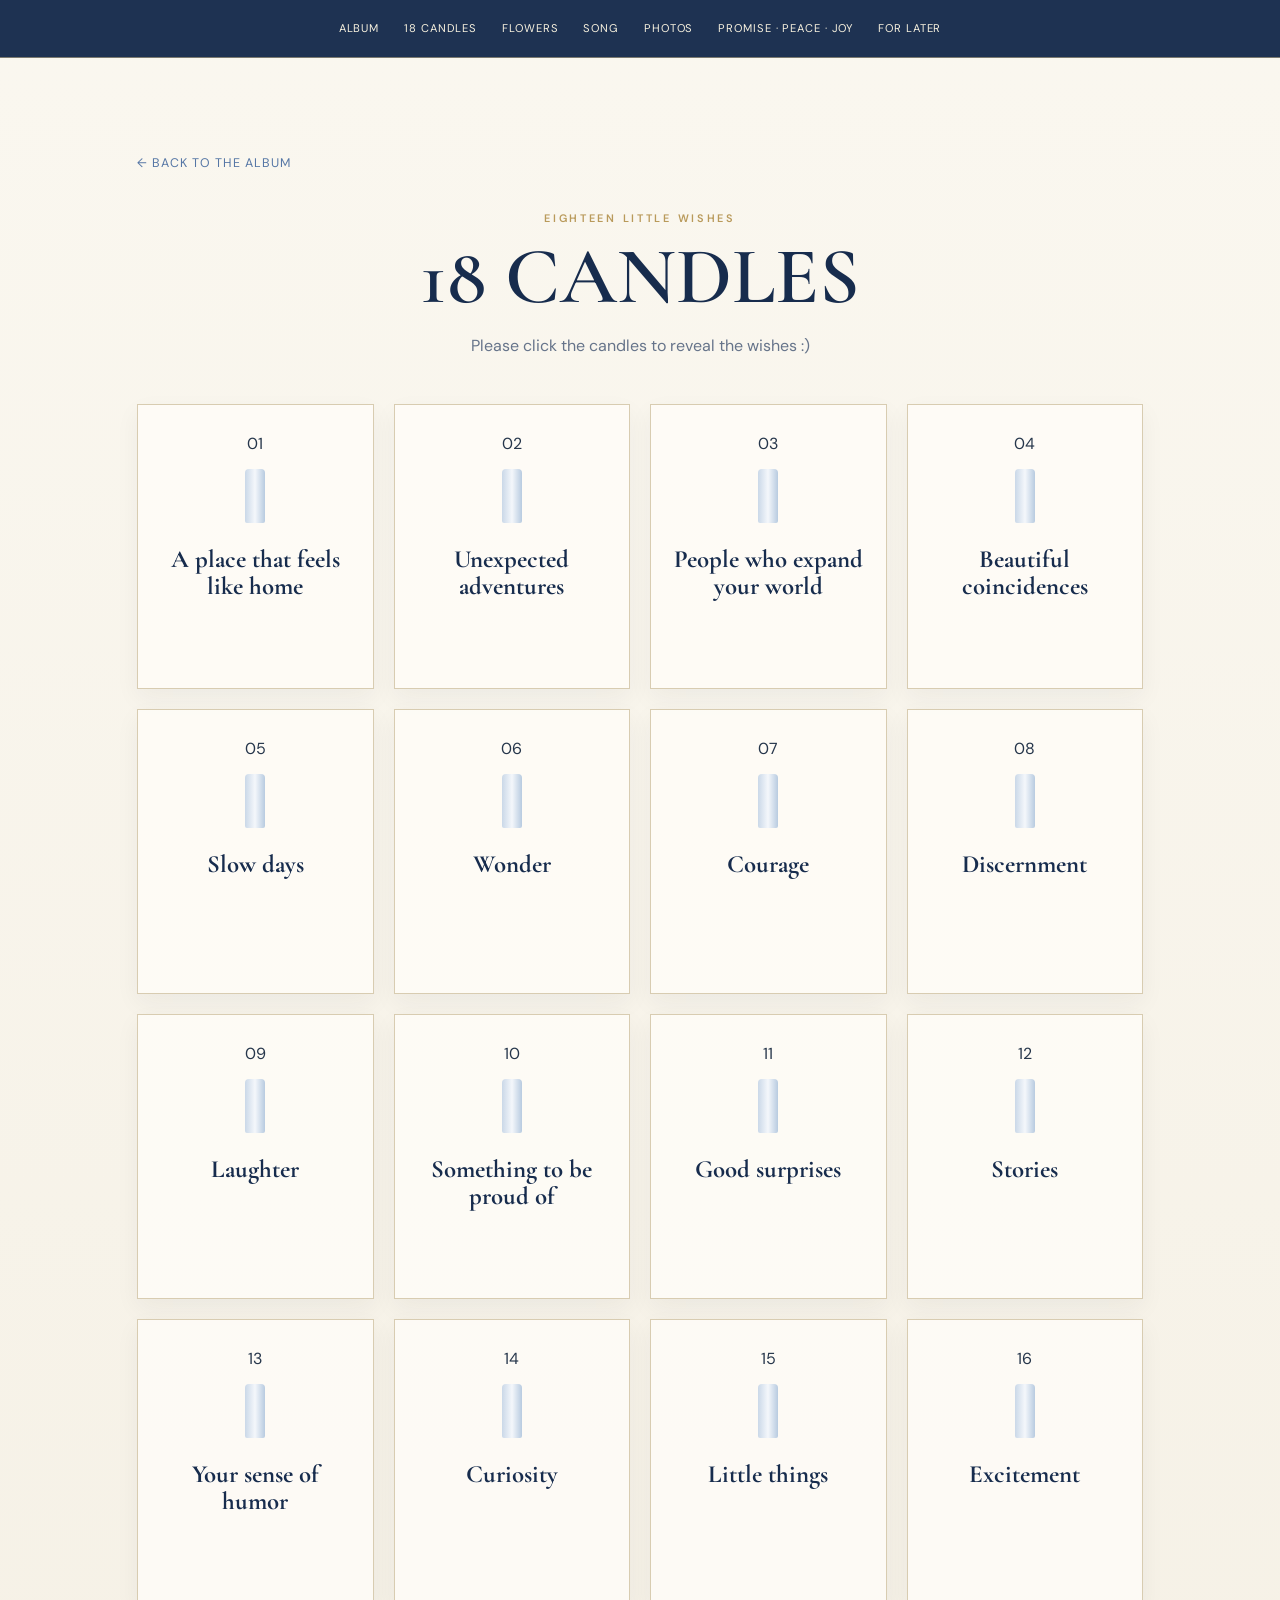
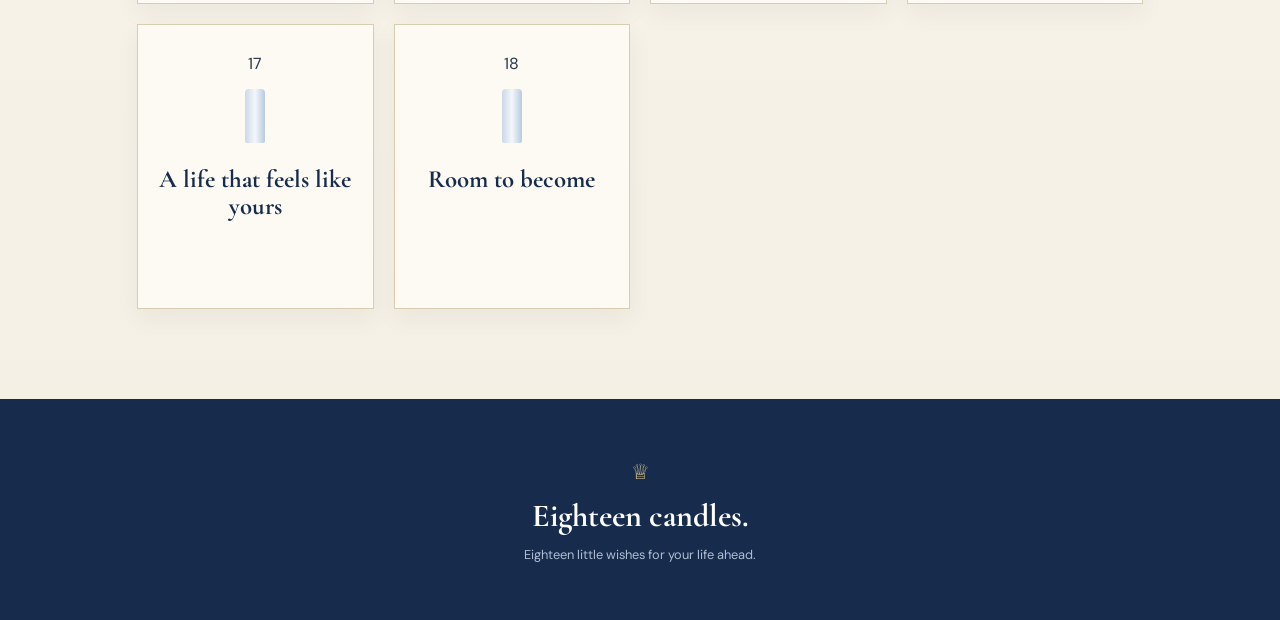
<file: candles.html>
<!DOCTYPE html>
<html lang="en">

<head>

<style>
.candle-card > p {
    display: none;
}

.candle-card.opened > p {
    display: block;
}
</style>

<meta charset="UTF-8">
    <meta name="viewport" content="width=device-width, initial-scale=1.0">
    <title>18 Candles · For Faith</title>
    <link rel="stylesheet" href="style.css">
</head>

<body>

<nav>
    <a href="index.html">Album</a>
    <a href="candles.html">18 Candles</a>
    <a href="flowers.html">Flowers</a>
    <a href="song.html">Song</a>
    <a href="photos.html">Photos</a>
    <a href="name.html">Promise · Peace · Joy</a>
    <a href="future.html">For Later</a>
</nav>


<main class="page">

    <a class="back" href="index.html">← back to the album</a>

    <div class="heading">

        <div class="eyebrow">
            eighteen little wishes
        </div>

        <h1>18 CANDLES</h1>

        <p>
    Please click the candles to reveal the wishes :)
        </p>

    </div>


    <div class="candles">


        <article class="candle-card">

            <div class="candle-number">01</div>

            <div class="candle" onclick="lightCandle(this)">
                <div class="flame"></div>
            </div>

            <h3>A place that feels like home</h3>

            <p>
                I hope you find a place where you don't feel the need to adjust
                yourself just to fit in. It could be a house, a city, a group
                of people, or even just a moment in your life. Wherever it is,
                I hope you recognize it when you find it.
            </p>

            <p class="subtitle">
                Somewhere you don't have to adjust yourself to fit.
            </p>

        </article>


        <article class="candle-card">

            <div class="candle-number">02</div>

            <div class="candle" onclick="lightCandle(this)">
                <div class="flame"></div>
            </div>

            <h3>Unexpected adventures</h3>

            <p>
                I hope you do things that weren't part of the original plan.
                Some of the best memories probably won't come from the things
                you carefully prepared for, anyway.
            </p>

            <p class="subtitle">
                For the plans that were never plans.
            </p>

        </article>


        <article class="candle-card">

            <div class="candle-number">03</div>

            <div class="candle" onclick="lightCandle(this)">
                <div class="flame"></div>
            </div>

            <h3>People who expand your world</h3>

            <p>
                I hope you meet people who introduce you to things you would've
                never found on your own. New places, new ideas, new ways of
                looking at things. It's always interesting how one person can
                make a world you thought you knew feel a little bigger just by
                being in it.
            </p>

            <p class="subtitle">
                For worlds you haven't seen yet.
            </p>

        </article>


        <article class="candle-card">

            <div class="candle-number">04</div>

            <div class="candle" onclick="lightCandle(this)">
                <div class="flame"></div>
            </div>

            <h3>Beautiful coincidences</h3>

            <p>
                I hope you have more of those strange little moments where you
                think, "What are the chances?" I don't know if everything
                happens for a reason, but I do like the moments that make you
                wonder if maybe some things really are meant to cross our paths.
            </p>

            <p class="subtitle">
                For the moments that make you wonder.
            </p>

        </article>


        <article class="candle-card">

            <div class="candle-number">05</div>

            <div class="candle" onclick="lightCandle(this)">
                <div class="flame"></div>
            </div>

            <h3>Slow days</h3>
            <p>
                I hope you have days where nothing is particularly urgent.
                Days where you can wake up slowly, take your time, stare at the
                ceiling for an unreasonable amount of time, or do absolutely
                nothing without feeling like you're wasting it.
            </p>

            <p class="subtitle">
                For days that don't ask anything from you.
            </p>

        </article>


        <article class="candle-card">

            <div class="candle-number">06</div>

            <div class="candle" onclick="lightCandle(this)">
                <div class="flame"></div>
            </div>

            <h3>Wonder</h3>

            <p>
                I hope you continue to notice little things. Flowers, sunsets,
                a song you suddenly like, something funny someone said.
                Growing up tends to make people overlook things they once found
                interesting. I hope you don't let yourself become too used to
                the world.
            </p>

            <p class="subtitle">
                For noticing what you could have missed.
            </p>

        </article>


        <article class="candle-card">

            <div class="candle-number">07</div>

            <div class="candle" onclick="lightCandle(this)">
                <div class="flame"></div>
            </div>

            <h3>Courage</h3>

            <p>
                I hope you have the courage to try things even when you aren't
                sure you'll be good at them. You don't have to know that you'll
                succeed before you decide something is worth trying.
            </p>

            <p class="subtitle">
                For the things that frighten you before they become stories.
            </p>

        </article>


        <article class="candle-card">

            <div class="candle-number">08</div>

            <div class="candle" onclick="lightCandle(this)">
                <div class="flame"></div>
            </div>

            <h3>Discernment</h3>

            <p>
                I hope you also learn when to walk away. Not every opportunity
                is meant for you, and not everything you want is necessarily
                good for you. I hope you become comfortable enough with yourself
                to recognize the difference.
            </p>

            <p class="subtitle">
                For knowing what to keep, and what to leave.
            </p>

        </article>


        <article class="candle-card">

            <div class="candle-number">09</div>

            <div class="candle" onclick="lightCandle(this)">
                <div class="flame"></div>
            </div>

            <h3>Laughter</h3>

            <p>
                I hope you never run out of things to laugh about. Especially
                the incredibly stupid things that probably shouldn't be as funny
                as they are.
            </p>

            <p class="subtitle">
                For the incredibly stupid things.
            </p>

        </article>


        <article class="candle-card">

            <div class="candle-number">10</div>

            <div class="candle" onclick="lightCandle(this)">
                <div class="flame"></div>
            </div>

            <h3>Something to be proud of</h3>

            <p>
                I hope you accomplish something that makes you look back and
                realize just how far you've come. And when you do, I hope you
                actually stop and appreciate it instead of immediately looking
                for the next thing you have to accomplish.
            </p>

            <p class="subtitle">
                For the moments you finally stop and look back.
            </p>

        </article>


        <article class="candle-card">

            <div class="candle-number">11</div>

            <div class="candle" onclick="lightCandle(this)">
                <div class="flame"></div>
            </div>
            <h3>Good surprises</h3>

            <p>
                I hope life surprises you sometimes. Not everything has to
                happen exactly the way you imagined for it to turn out well.
                Some things might even turn out better because they didn't.
            </p>

            <p class="subtitle">
                Because not everything beautiful has to be planned.
            </p>

        </article>


        <article class="candle-card">

            <div class="candle-number">12</div>

            <div class="candle" onclick="lightCandle(this)">
                <div class="flame"></div>
            </div>

            <h3>Stories</h3>

            <p>
                I hope you collect stories. The ridiculous ones, the
                embarrassing ones, the ones you'll probably exaggerate when
                you tell them again years from now. I think a life is partly
                measured by the stories we eventually get to tell.
            </p>

            <p class="subtitle">
                For the ridiculous ones you'll tell again.
            </p>

        </article>


        <article class="candle-card">

            <div class="candle-number">13</div>

            <div class="candle" onclick="lightCandle(this)">
                <div class="flame"></div>
            </div>

            <h3>Your sense of humor</h3>

            <p>
                I hope growing older doesn't make you take yourself too
                seriously. Keep the strange jokes and random observations.
                There's something nice about having things that make you laugh
                for no serious reason at all.
            </p>

            <p class="subtitle">
                For the jokes that make no sense to anyone else.
            </p>

        </article>


        <article class="candle-card">

            <div class="candle-number">14</div>

            <div class="candle" onclick="lightCandle(this)">
                <div class="flame"></div>
            </div>

            <h3>Curiosity</h3>

            <p>
                I hope you remain curious. Ask questions just because you want
                to know. Learn things that have absolutely nothing to do with
                what you're supposed to be learning. I think there's something
                beautiful about wanting to understand the world simply because
                it's there.
            </p>

            <p class="subtitle">
                For questions you don't need a reason to ask.
            </p>

        </article>


        <article class="candle-card">

            <div class="candle-number">15</div>

            <div class="candle" onclick="lightCandle(this)">
                <div class="flame"></div>
            </div>

            <h3>Little things</h3>

            <p>
                I hope you always have little things that make an ordinary day
                better. A favorite food, a song you keep replaying, a flower
                you happen to like, somewhere you want to go. They don't have
                to mean anything to anyone else. They're yours.
            </p>

            <p class="subtitle">
                The things that seem insignificant, until somehow they aren't.
            </p>

        </article>


        <article class="candle-card">

            <div class="candle-number">16</div>

            <div class="candle" onclick="lightCandle(this)">
                <div class="flame"></div>
            </div>

            <h3>Excitement</h3>

            <p>
                I hope you never feel embarrassed about being excited over
                something. Even if other people don't understand why it matters
                to you. I think we're allowed to care about things simply
                because they make us happy.
            </p>

            <p class="subtitle">
                You are allowed to care simply because it makes you happy.
            </p>

        </article>


        <article class="candle-card">
            <div class="candle-number">17</div>

            <div class="candle" onclick="lightCandle(this)">
                <div class="flame"></div>
            </div>

            <h3>A life that feels like yours</h3>

            <p>
                I hope you build a life that you actually want to live.
                Not one that simply looks good when other people look at it.
                At the end of the day, you're the one who has to wake up
                inside that life.
            </p>

            <p class="subtitle">
                Not one that only looks good from the outside.
            </p>

        </article>


        <article class="candle-card">

            <div class="candle-number">18</div>

            <div class="candle" onclick="lightCandle(this)">
                <div class="flame"></div>
            </div>

            <h3>Room to become</h3>

            <p>
                I think this is probably the one I wish for you most.
            </p>

            <p>
                I hope you give yourself room to become someone you haven't
                met yet.
            </p>

            <p>
                You're eighteen. There's still so much you don't know, and I
                don't think that's something to be afraid of. You can change
                your mind. You can outgrow things. You can discover that
                something you once wanted isn't what you want anymore.
            </p>

            <p>
                You don't have to have yourself figured out just because
                you've reached eighteen.
            </p>

            <p>
                There's still so much life ahead of you, and I hope you let
                yourself grow into it at your own pace.
            </p>

            <p class="subtitle">
                There are still versions of you you've never met.
            </p>

        </article>


    </div>


    <p class="all-lit" id="allLit">
        ♡ You lit all eighteen. Make a wish, Faith. ♡
    </p>

</main>


<footer>

    <div class="crown">♕</div>

    <h2>
        Eighteen candles.
    </h2>

    <p>
        Eighteen little wishes for your life ahead.
    </p>

</footer>


<script>

let litCandles = 0;

function lightCandle(candle) {

    if (candle.classList.contains("lit")) {
        return;
    }

    candle.classList.add("lit");

    const card = candle.parentElement;
    card.classList.add("opened");

    litCandles++;

    if (litCandles === 18) {
        document.getElementById("allLit").style.display = "block";
    }

}

</script>

</body>
</html>
</file>
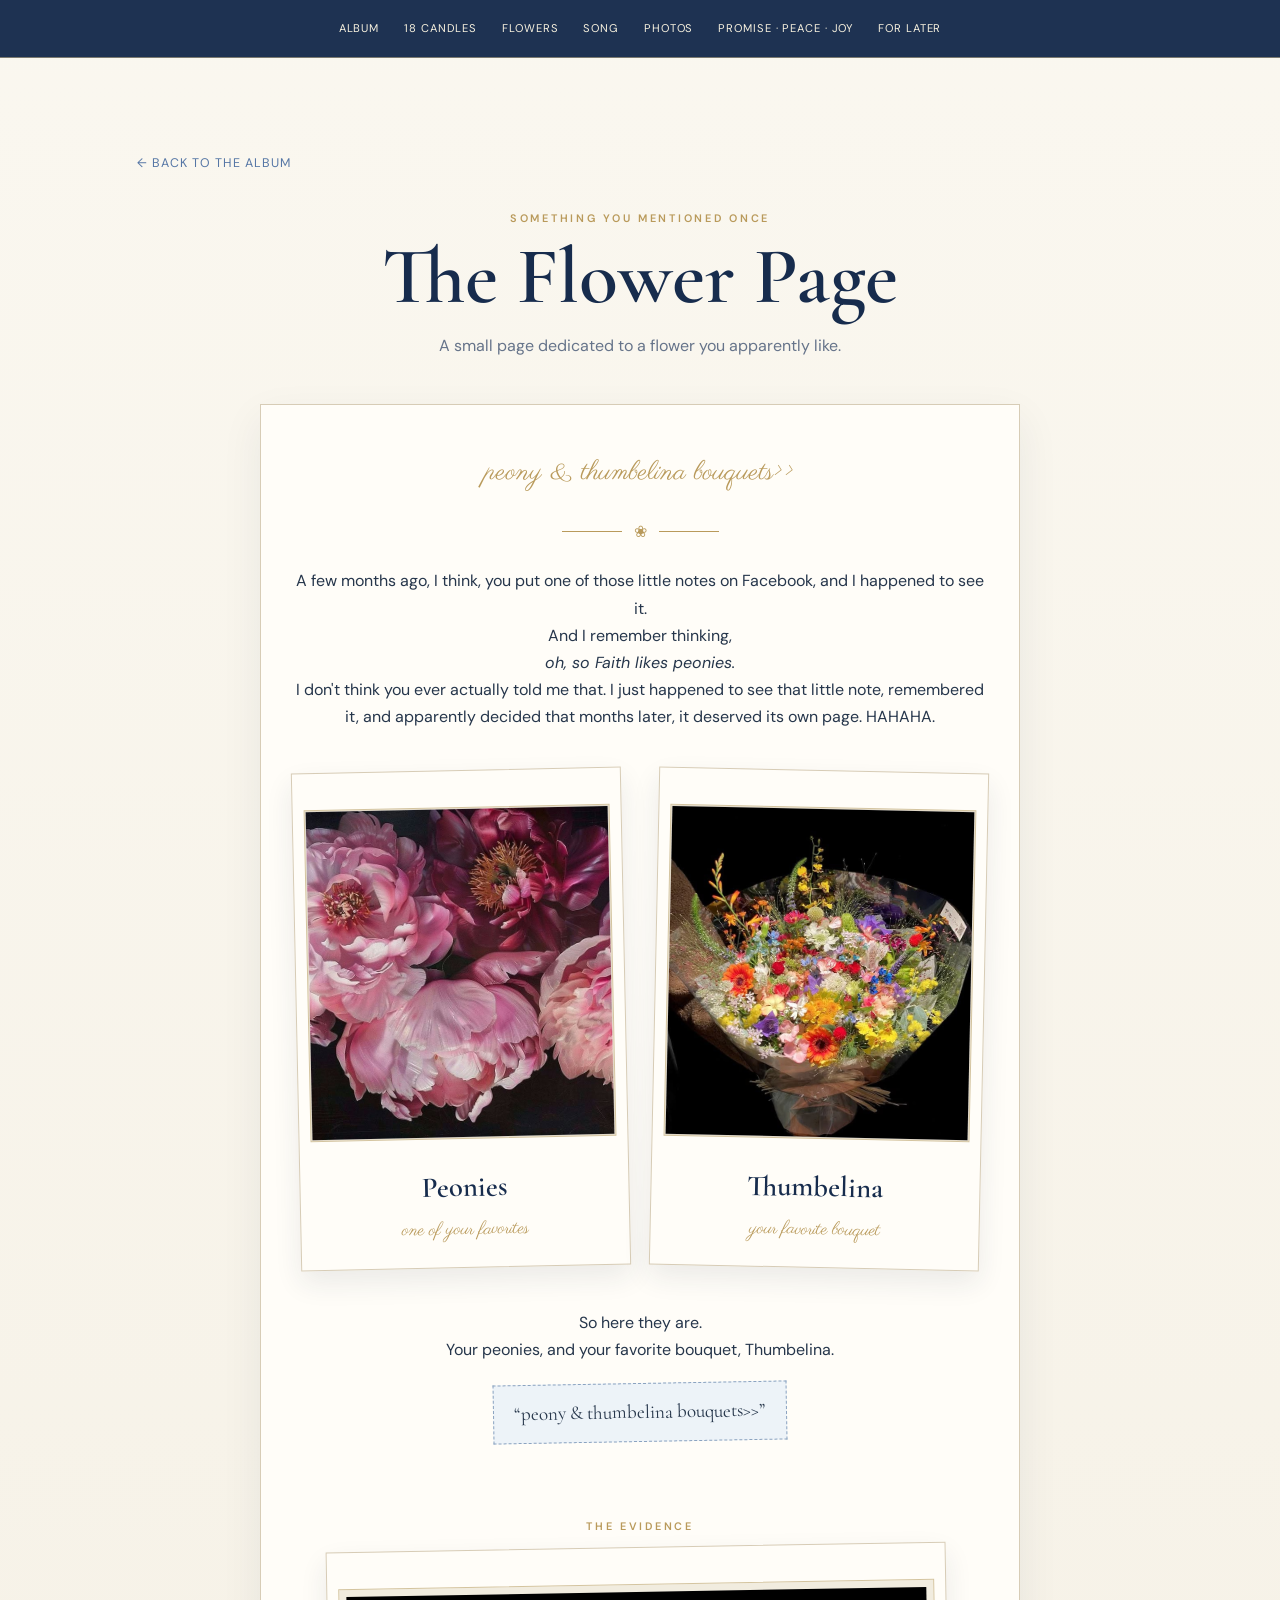
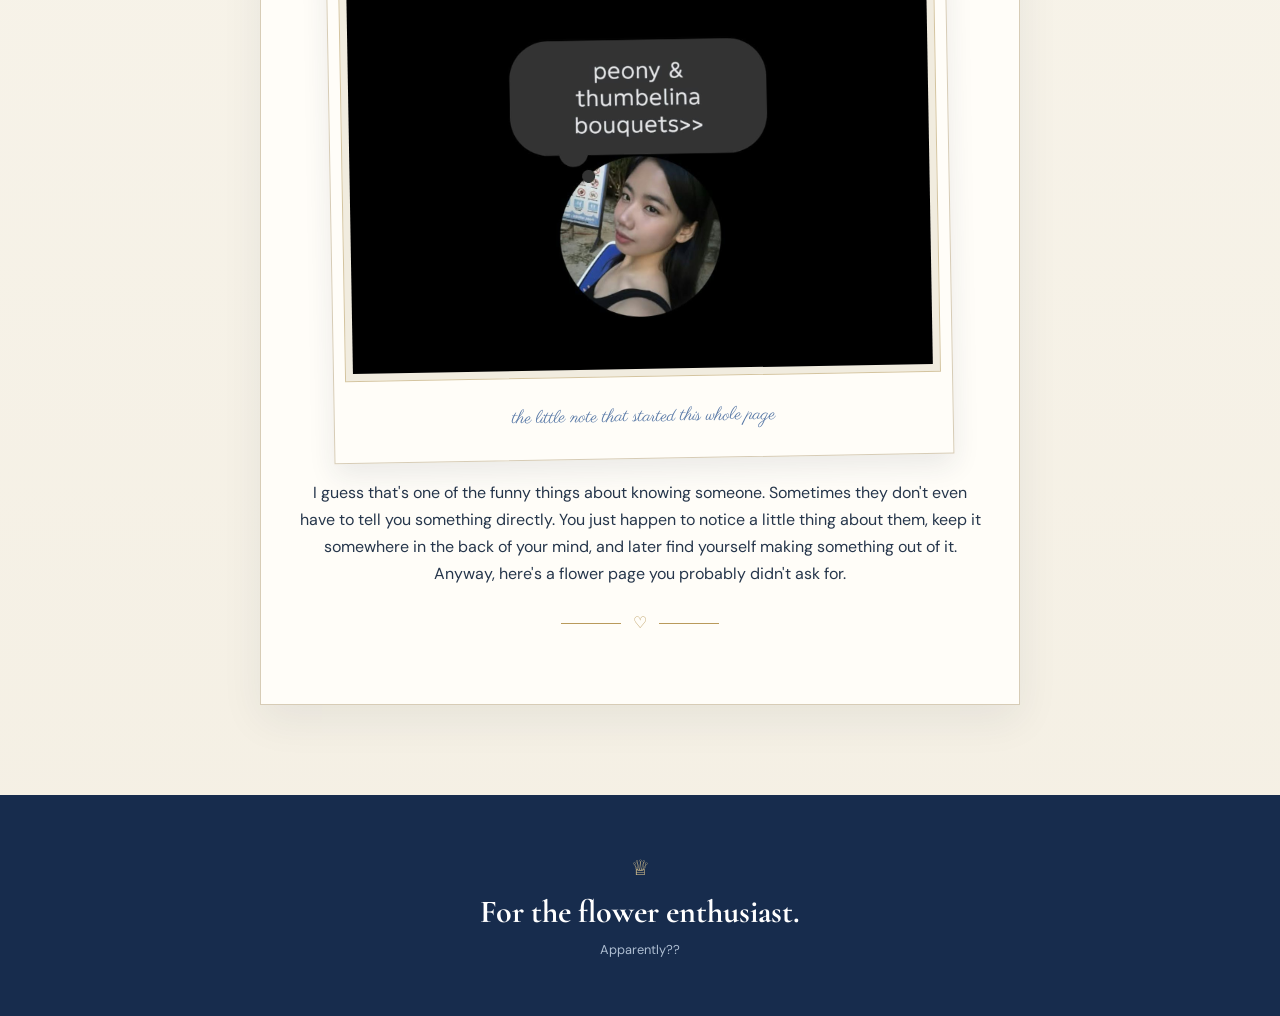
<file: flowers.html>
<!DOCTYPE html>
<html lang="en">

<head>
    <meta charset="UTF-8">
    <meta name="viewport" content="width=device-width, initial-scale=1.0">

    <title>The Flower Page · For Faith</title>

    <link rel="stylesheet" href="style.css">

    <style>

        /* FLOWER FRAMES */

        .flower-collection {
            display: grid;
            grid-template-columns: repeat(2, 1fr);
            gap: 28px;
            margin: 40px 0;
        }

        .flower-frame {
            background: #fffdf8;
            padding: 12px 12px 22px;
            border: 1px solid #d7ccb6;
            box-shadow: 0 12px 28px rgba(30,45,65,.09);
        }

        .flower-frame:first-child {
            transform: rotate(-1.2deg);
        }

        .flower-frame:nth-child(2) {
            transform: rotate(1.2deg);
        }

        .flower-frame img {
            width: 100%;
            height: 330px;
            object-fit: cover;
            display: block;
            border: 1px solid #e1d8c7;
        }

        .flower-frame h3 {
            text-align: center;
            margin-top: 15px;
            font-family: "Cormorant Garamond", serif;
            font-size: 1.8rem;
            color: var(--navy);
            font-weight: 600;
        }

        .flower-frame p {
            text-align: center;
            margin-top: 2px;
            color: var(--gold);
            font-family: "Parisienne", cursive;
            font-size: 1.15rem;
        }


        /* FACEBOOK NOTE */

        .note-section {
            margin: 55px auto 20px;
            max-width: 620px;
            text-align: center;
        }

        .note-section .eyebrow {
            margin-bottom: 12px;
        }

        .facebook-note {
            background: #fffdf8;
            padding: 12px 12px 25px;
            border: 1px solid #d7ccb6;
            box-shadow: 0 12px 28px rgba(30,45,65,.09);
            transform: rotate(-1deg);
        }

        .facebook-note img {
            width: 100%;
            max-height: 500px;
            object-fit: contain;
            display: block;
            background: #f3eee4;
        }

        .facebook-note p {
            margin-top: 12px;
            font-family: "Parisienne", cursive;
            color: var(--blue);
            font-size: 1.15rem;
        }


        @media (max-width:650px) {

            .flower-collection {
                grid-template-columns: 1fr;
            }

            .flower-frame img {
                height: 300px;
            }

        }

    </style>

</head>


<body>

<nav>
    <a href="index.html">Album</a>
    <a href="candles.html">18 Candles</a>
    <a href="flowers.html">Flowers</a>
    <a href="song.html">Song</a>
    <a href="photos.html">Photos</a>
    <a href="name.html">Promise · Peace · Joy</a>
    <a href="future.html">For Later</a>
</nav>


<main class="page">

    <a class="back" href="index.html">← back to the album</a>


    <div class="heading">

        <div class="eyebrow">
            something you mentioned once
        </div>

        <h1>The Flower Page</h1>

        <p>
            A small page dedicated to a flower you apparently like.
        </p>

    </div>


    <div class="card flower-card">


        <div class="script">
            peony & thumbelina bouquets>>
        </div>


        <div class="ornament">
            <span></span>
            ❀
            <span></span>
        </div>


        <p>
            A few months ago, I think, you put one of those little notes on
            Facebook, and I happened to see it.
        </p>


        <p>
            And I remember thinking,
            <br>
            <em>oh, so Faith likes peonies.</em>
        </p>


        <p>
            I don't think you ever actually told me that. I just happened to
            see that little note, remembered it, and apparently decided that
            months later, it deserved its own page. HAHAHA.
        </p>


        <!-- TWO FLOWER FRAMES -->

        <div class="flower-collection">

            <div class="flower-frame">
                <img
                    src="photos/peonies.jpg"
                    alt="Peonies"
                >

                <h3>Peonies</h3>

                <p>
                    one of your favorites
                </p>

            </div>


            <div class="flower-frame">

                <img
                    src="photos/thumbelina.jpg"
                    alt="Thumbelina bouquet"
                >

                <h3>Thumbelina</h3>

                <p>
                    your favorite bouquet
                </p>

            </div>

        </div>


        <p>
            So here they are.
        </p>


        <p>
            Your peonies, and your favorite bouquet, Thumbelina.
        </p>


        <div class="note">
            “peony & thumbelina bouquets>>”
        </div>


        <!-- FACEBOOK NOTE -->

        <div class="note-section">

            <div class="eyebrow">
                the evidence
            </div>

            <div class="facebook-note">

                <img
                    src="photos/facebook-note.jpg"
                    alt="Facebook note about peony and Thumbelina bouquets"
                >

                <p>
                    the little note that started this whole page
                </p>

            </div>

        </div>


        <p>
            I guess that's one of the funny things about knowing someone.
            Sometimes they don't even have to tell you something directly.
            You just happen to notice a little thing about them, keep it
            somewhere in the back of your mind, and later find yourself
            making something out of it.
        </p>


        <p>
            Anyway, here's a flower page you probably didn't ask for.
        </p>


        <div class="ornament">
            <span></span>
            ♡
            <span></span>
        </div>


    </div>

</main>


<footer>

    <div class="crown">♕</div>

    <h2>
        For the flower enthusiast.
    </h2>

    <p>
        Apparently??
    </p>

</footer>


</body>
</html>
</file>
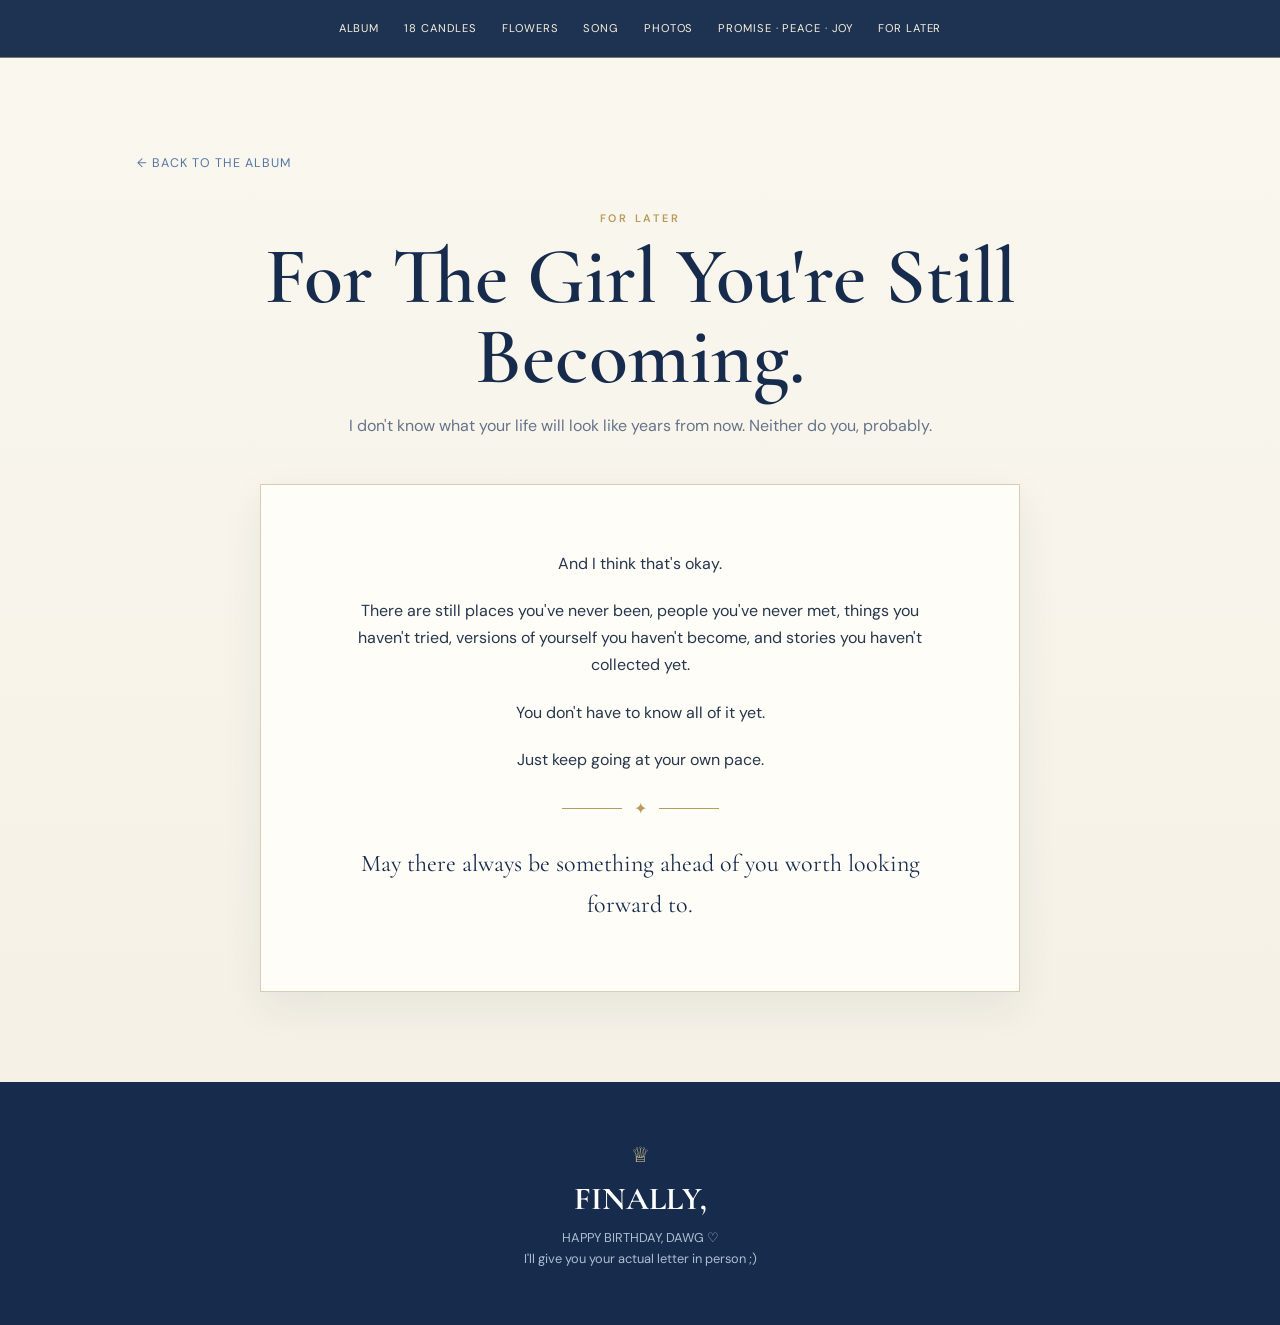
<file: future.html>
<!DOCTYPE html>
<html lang="en">

<head>
    <meta charset="UTF-8">
    <meta name="viewport" content="width=device-width, initial-scale=1.0">

    <title>For Later · For Faith</title>

    <link rel="stylesheet" href="style.css">
</head>

<body>

<nav>
    <a href="index.html">Album</a>
    <a href="candles.html">18 Candles</a>
    <a href="flowers.html">Flowers</a>
    <a href="song.html">Song</a>
    <a href="photos.html">Photos</a>
    <a href="name.html">Promise · Peace · Joy</a>
    <a href="future.html">For Later</a>
</nav>


<main class="page">

    <a class="back" href="index.html">← back to the album</a>

    <div class="heading">
        <div class="eyebrow">for later</div>

        <h1>For The Girl You're Still Becoming.</h1>

        <p>
            I don't know what your life will look like years from now.
            Neither do you, probably.
        </p>
    </div>


    <div class="card future">

        <p>
            And I think that's okay.
        </p>

        <p>
            There are still places you've never been, people you've never met,
            things you haven't tried, versions of yourself you haven't become,
            and stories you haven't collected yet.
        </p>

        <p>
            You don't have to know all of it yet.
        </p>

        <p>
            Just keep going at your own pace.
        </p>


        <div class="ornament">
            <span></span>
            ✦
            <span></span>
        </div>


        <p style="
            font-family:'Cormorant Garamond',serif;
            font-size:1.5rem;
            color:var(--navy);
        ">
            May there always be something ahead of you
            worth looking forward to.
        </p>

    </div>

</main>


<footer>

    <div class="crown">♕</div>

    <h2> FINALLY, </h2>

    <p>
        HAPPY BIRTHDAY, DAWG ♡
    </p>

    <p>
        I'll give you your actual letter in person ;)
    </p>

</footer>

</body>
</html>
</file>
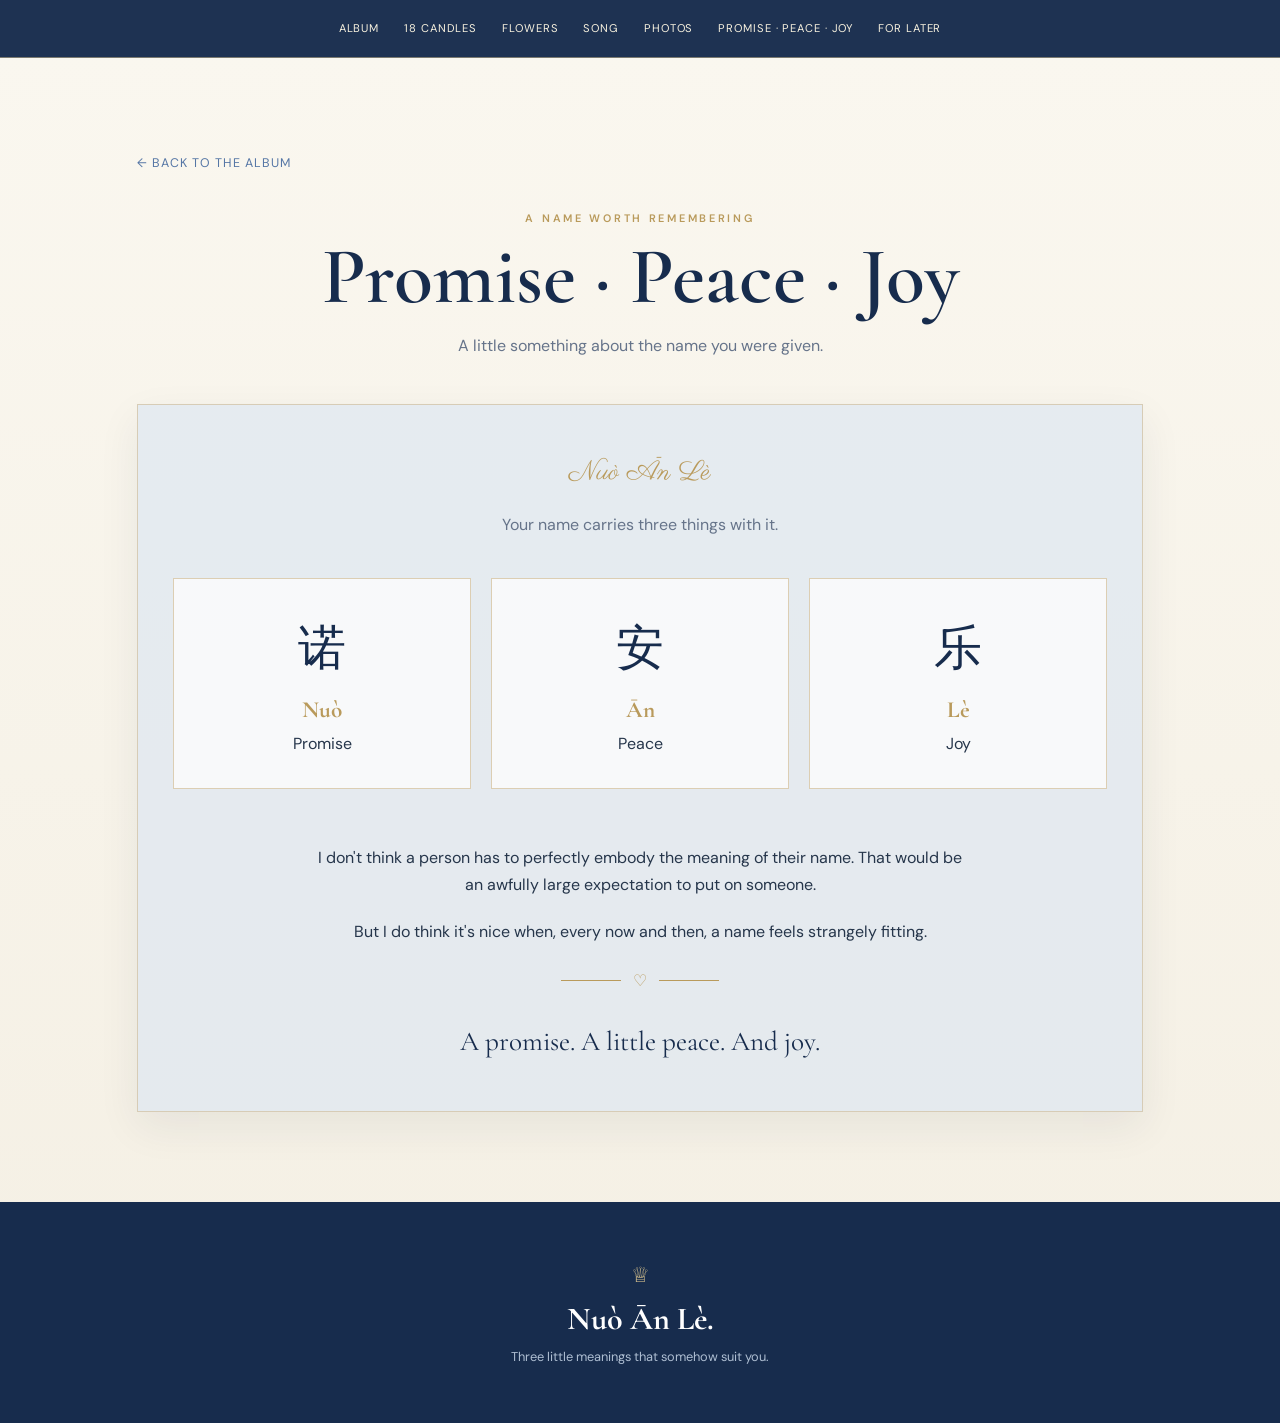
<file: name.html>
<!DOCTYPE html>
<html lang="en">

<head>
    <meta charset="UTF-8">
    <meta name="viewport" content="width=device-width, initial-scale=1.0">

    <title>Promise · Peace · Joy · For Faith</title>

    <link rel="stylesheet" href="style.css">
</head>

<body>

<nav>
    <a href="index.html">Album</a>
    <a href="candles.html">18 Candles</a>
    <a href="flowers.html">Flowers</a>
    <a href="song.html">Song</a>
    <a href="photos.html">Photos</a>
    <a href="name.html">Promise · Peace · Joy</a>
    <a href="future.html">For Later</a>
</nav>


<main class="page">

    <a class="back" href="index.html">← back to the album</a>

    <div class="heading">
        <div class="eyebrow">a name worth remembering</div>

        <h1>Promise · Peace · Joy</h1>

        <p>
            A little something about the name you were given.
        </p>
    </div>


    <section class="card name-section">

        <div class="name-inner">

            <div class="heading" style="margin-bottom: 20px;">
                <div class="script">Nuò Ān Lè</div>

                <p style="max-width: 600px;">
                    Your name carries three things with it.
                </p>
            </div>


            <div class="name-trio">

                <div class="name-piece">
                    <div class="chinese">诺</div>
                    <h3>Nuò</h3>
                    <p>Promise</p>
                </div>


                <div class="name-piece">
                    <div class="chinese">安</div>
                    <h3>Ān</h3>
                    <p>Peace</p>
                </div>


                <div class="name-piece">
                    <div class="chinese">乐</div>
                    <h3>Lè</h3>
                    <p>Joy</p>
                </div>

            </div>


            <div style="
                max-width: 650px;
                margin: 55px auto 20px;
                text-align: center;
            ">

                <p>
                    I don't think a person has to perfectly embody the meaning
                    of their name. That would be an awfully large expectation
                    to put on someone.
                </p>

                <p style="margin-top: 20px;">
                    But I do think it's nice when, every now and then,
                    a name feels strangely fitting.
                </p>

            </div>


            <div class="ornament">
                <span></span>
                ♡
                <span></span>
            </div>


            <p style="
                text-align: center;
                font-family: 'Cormorant Garamond', serif;
                font-size: 1.7rem;
                color: var(--navy);
                margin-top: 25px;
            ">
                A promise. A little peace. And joy.
            </p>

        </div>

    </section>

</main>


<footer>

    <div class="crown">♕</div>

    <h2>Nuò Ān Lè.</h2>

    <p>Three little meanings that somehow suit you.</p>

</footer>

</body>
</html>
</file>
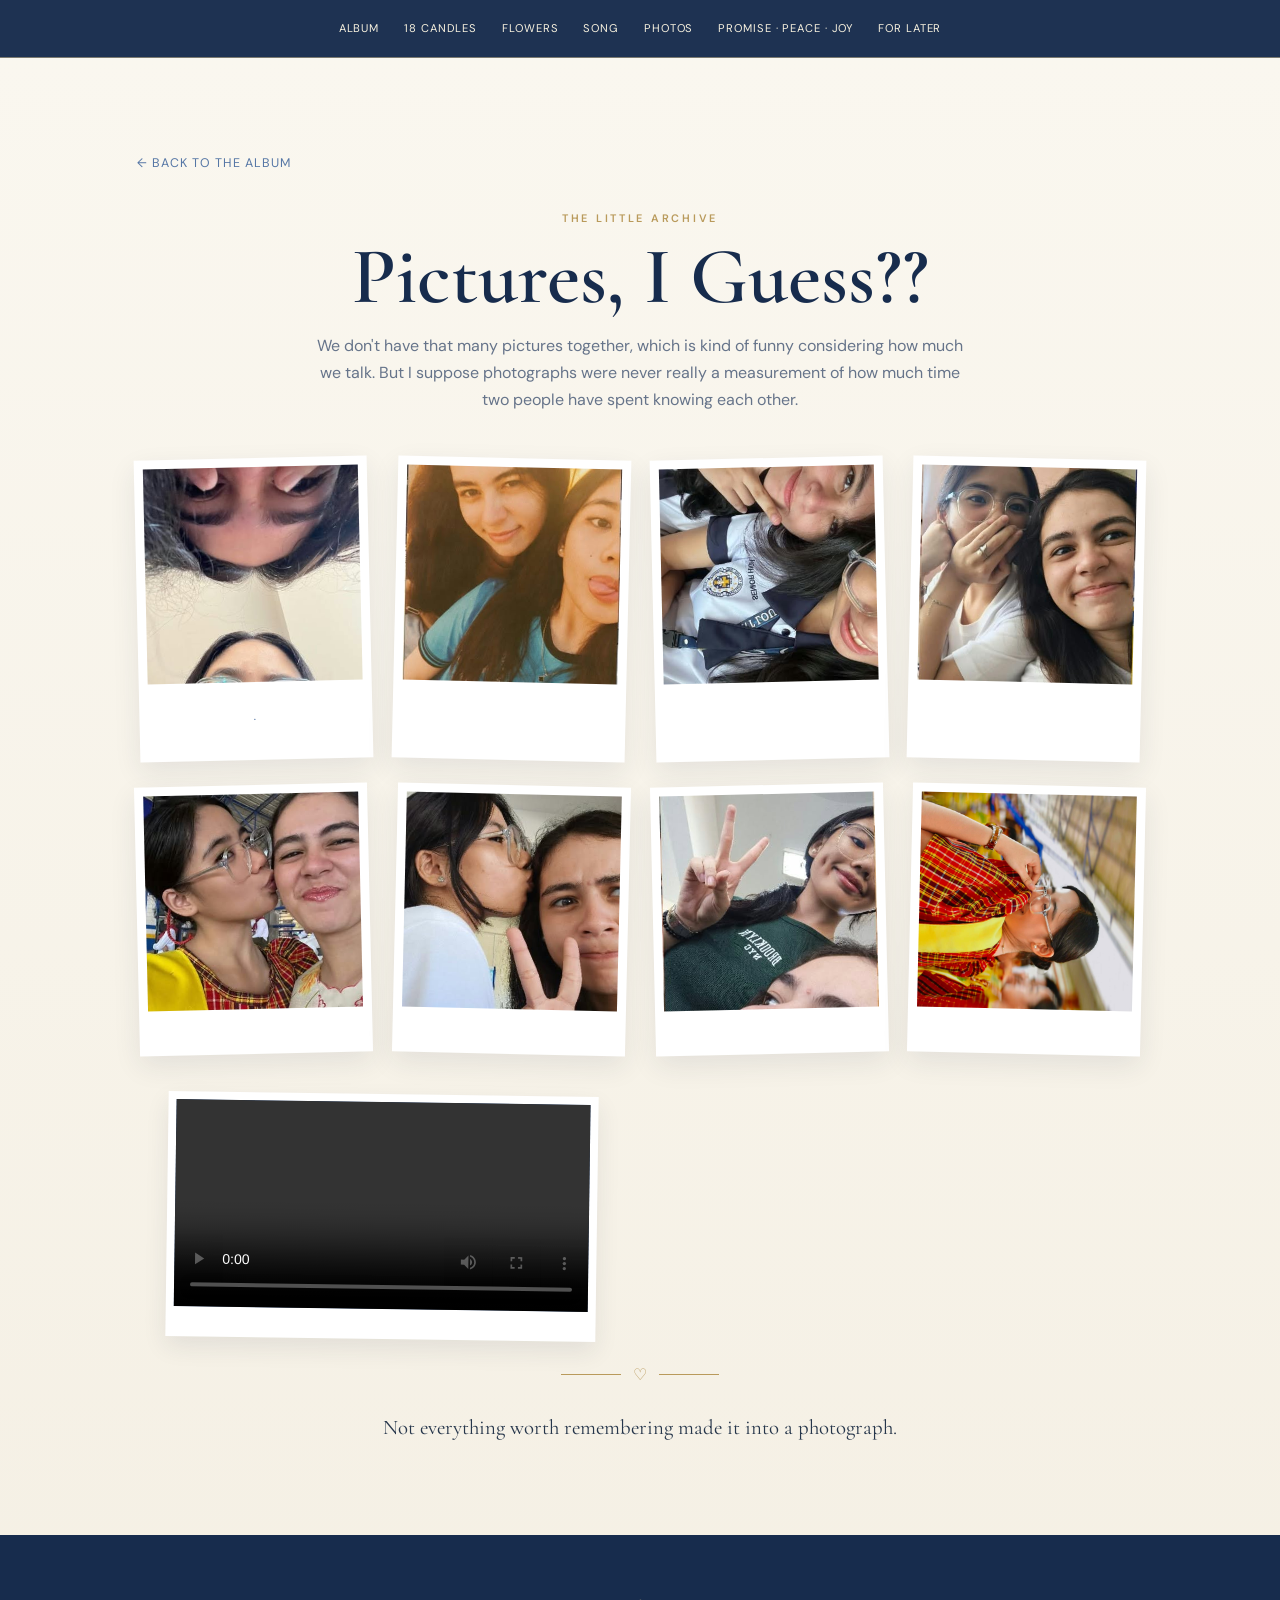
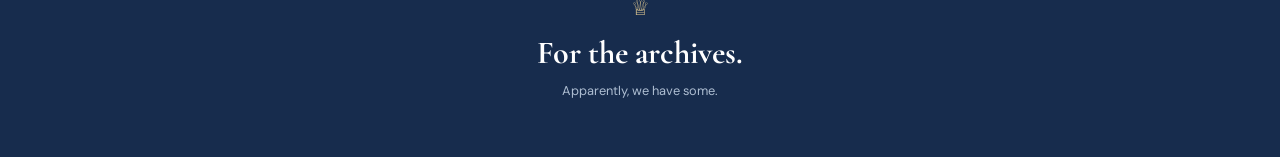
<file: photos.html>
<!DOCTYPE html>
<html lang="en">

<head>
    <meta charset="UTF-8">
    <meta name="viewport" content="width=device-width, initial-scale=1.0">

    <title>Pictures, I Guess?? · For Faith</title>

    <link rel="stylesheet" href="style.css">

    <style>
        .photo-intro {
            max-width: 680px;
            margin: auto;
            text-align: center;
        }

        .photo-grid {
            margin-top: 45px;
        }

.memory-video {
    grid-column: span 2;
    max-width: 430px;
    width: 100%;
    margin: 15px auto 0;
    background: white;
    padding: 8px 8px 20px;
    box-shadow: 0 10px 25px rgba(30,45,65,.09);
    transform: rotate(.8deg);
}

.memory-video video {
    width: 100%;
    display: block;
    background: #172c4d;
}

.memory-video figcaption {
    text-align: center;
    margin-top: 10px;
    font-family: "Parisienne", cursive;
    font-size: 1.2rem;
    color: var(--blue);
}
        }

        .video-note {
            text-align: center;
            margin-top: 10px;
            font-size: .78rem;
            color: #718096;
        }
    </style>
</head>

<body>

<nav>
    <a href="index.html">Album</a>
    <a href="candles.html">18 Candles</a>
    <a href="flowers.html">Flowers</a>
    <a href="song.html">Song</a>
    <a href="photos.html">Photos</a>
    <a href="name.html">Promise · Peace · Joy</a>
    <a href="future.html">For Later</a>
</nav>


<main class="page">

    <a class="back" href="index.html">← back to the album</a>

    <div class="heading">
        <div class="eyebrow">the little archive</div>

        <h1>Pictures, I Guess??</h1>

        <p class="photo-intro">
            We don't have that many pictures together, which is kind of funny
            considering how much we talk.
            But I suppose photographs were never really a measurement of how
            much time two people have spent knowing each other.
        </p>
    </div>


    <div class="photo-grid">

        <!-- PHOTO 1 -->
        <figure class="photo">
            <img src="photos/photo1.jpg" alt="">
            <figcaption>.</figcaption>
        </figure>


        <!-- PHOTO 2 -->
        <figure class="photo">
            <img src="photos/photo2.jpg" alt="">
            <figcaption></figcaption>
        </figure>


        <!-- PHOTO 3 -->
        <figure class="photo">
            <img src="photos/photo3.jpg" alt="">
            <figcaption></figcaption>
        </figure>


        <!-- PHOTO 4 -->
        <figure class="photo">
            <img src="photos/photo4.jpg" alt="">
            <figcaption></figcaption>
        </figure>


        <!-- PHOTO 5 -->
        <figure class="photo">
            <img src="photos/photo5.jpg" alt="">
            <figcaption></figcaption>
        </figure>


        <!-- PHOTO 6 -->
        <figure class="photo">
            <img src="photos/photo6.jpg" alt="">
            <figcaption></figcaption>
        </figure>


        <!-- PHOTO 7 -->
        <figure class="photo">
            <img src="photos/photo7.jpg" alt="">
            <figcaption></figcaption>
        </figure>


        <!-- PHOTO 8 -->
        <figure class="photo">
            <img src="photos/photo8.jpg" alt="">
            <figcaption></figcaption>
        </figure>


        <!-- VIDEO -->
        <figure class="memory-video">

            <video controls preload="metadata">
                <source src="photos/birthday-video.mp4" type="video/mp4">

                Your browser does not support the video player.
            </video>

            <figcaption></figcaption>

        </figure>

    </div>


    <div class="ornament">
        <span></span>
        ♡
        <span></span>
    </div>
    <p style="
        text-align:center;
        font-family:'Cormorant Garamond',serif;
        font-size:1.3rem;
        color:#26364b;
    ">
        Not everything worth remembering made it into a photograph.
    </p>

</main>


<footer>

    <div class="crown">♕</div>

    <h2>For the archives.</h2>

    <p>Apparently, we have some.</p>

</footer>

</body>
</html>
</file>
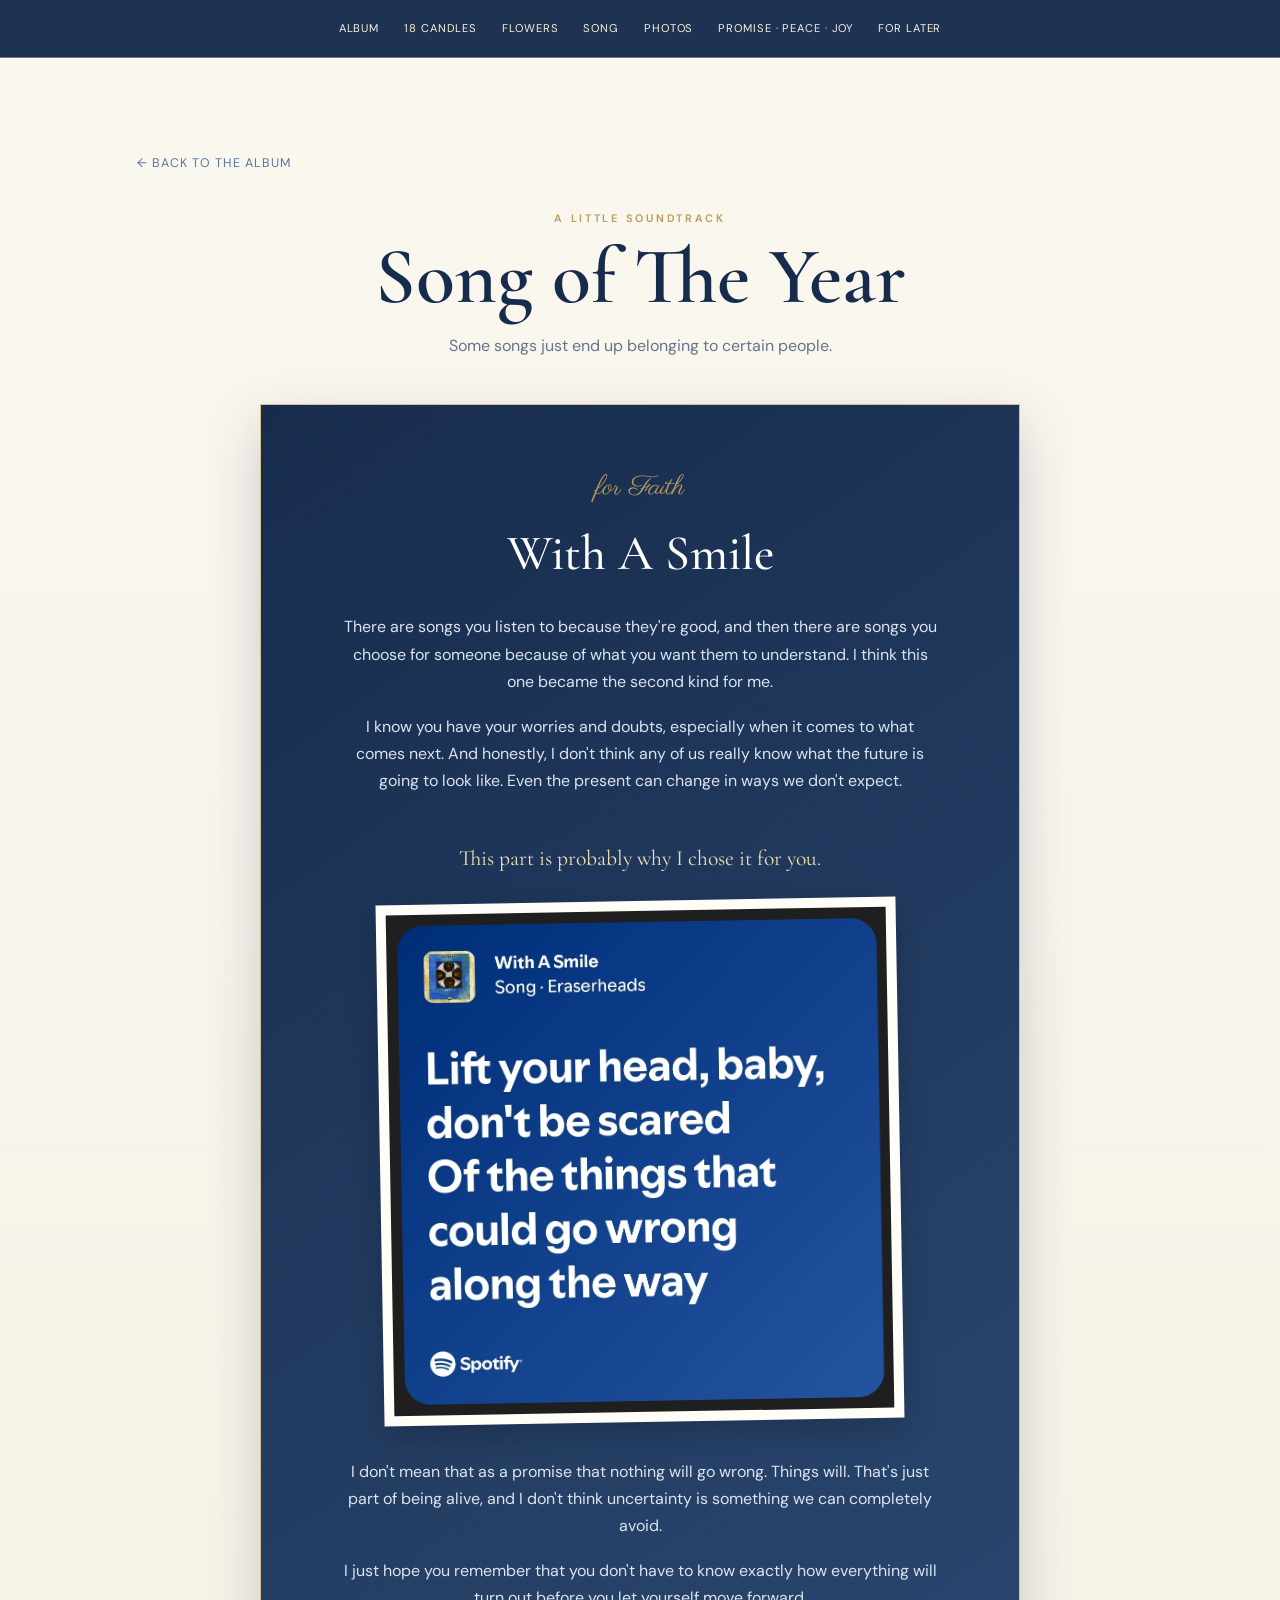
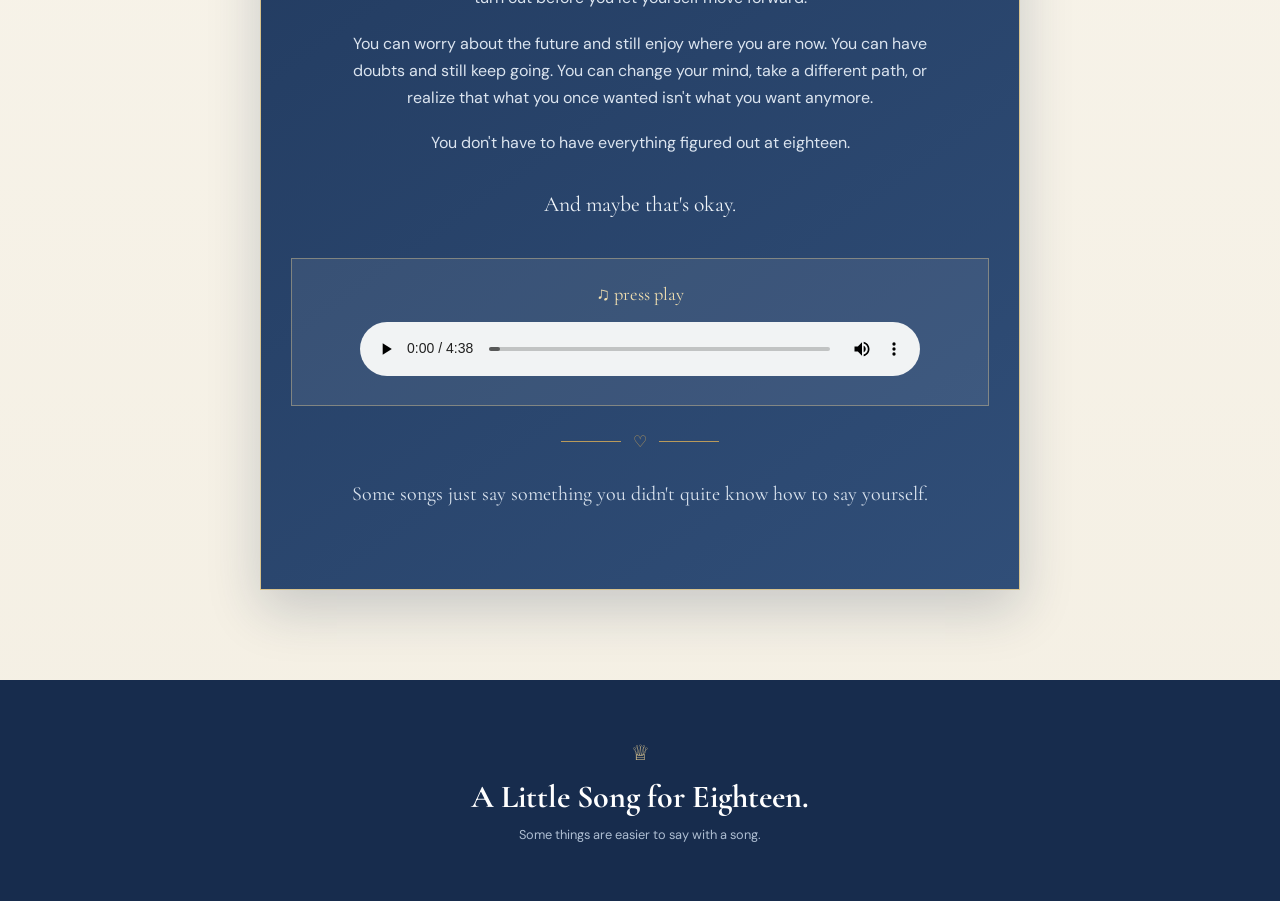
<file: song.html>
<!DOCTYPE html>
<html lang="en">

<head>
    <meta charset="UTF-8">
    <meta name="viewport" content="width=device-width, initial-scale=1.0">

    <title>With A Smile · For Faith</title>

    <link rel="stylesheet" href="style.css">

    <style>
        .song-card {
            max-width: 760px;
            margin: auto;
            text-align: center;
            background: linear-gradient(145deg, #172c4d, #304e78);
            color: white;
            padding: 60px 30px;
            border: 1px solid var(--softgold);
            box-shadow: 0 20px 50px rgba(23, 44, 77, .2);
        }

        .song-card h2 {
            font-family: "Cormorant Garamond", serif;
            font-size: 3.1rem;
            font-weight: 500;
        }

        .song-card p {
            max-width: 600px;
            margin: 18px auto;
            color: #dbe4ef;
        }

        .music-box {
            margin: 35px auto 10px;
            padding: 20px;
            background: rgba(255, 255, 255, .08);
            border: 1px solid rgba(215, 194, 142, .45);
        }

        .music-label {
            font-family: "Cormorant Garamond", serif;
            color: #f1dfb0;
            font-size: 1.15rem;
            margin-bottom: 12px;
        }

        audio {
            width: 100%;
            max-width: 560px;
        }

        .lyrics-intro {
            margin-top: 45px !important;
            color: #f1dfb0 !important;
            font-family: "Cormorant Garamond", serif;
            font-size: 1.35rem;
        }

        .lyrics-frame {
            max-width: 520px;
            margin: 25px auto 35px;
            padding: 10px;
            background: #fffdf8;
            box-shadow: 0 12px 30px rgba(0, 0, 0, .18);
            transform: rotate(-1deg);
        }

        .lyrics-frame img {
            width: 100%;
            display: block;
        }

        .closing-note {
            font-family: "Cormorant Garamond", serif;
            font-size: 1.35rem;
            color: #eef3f8 !important;
            margin-top: 30px !important;
        }
    </style>
</head>


<body>

<nav>
    <a href="index.html">Album</a>
    <a href="candles.html">18 Candles</a>
    <a href="flowers.html">Flowers</a>
    <a href="song.html">Song</a>
    <a href="photos.html">Photos</a>
    <a href="name.html">Promise · Peace · Joy</a>
    <a href="future.html">For Later</a>
</nav>


<main class="page">

    <a class="back" href="index.html">← back to the album</a>

    <div class="heading">

        <div class="eyebrow">a little soundtrack</div>

        <h1>Song of The Year</h1>

        <p>
            Some songs just end up belonging to certain people.
        </p>

    </div>


    <div class="song-card">

        <div class="script">for Faith</div>

        <h2>With A Smile</h2>


        <p>
            There are songs you listen to because they're good,
            and then there are songs you choose for someone because
            of what you want them to understand.
            I think this one became the second kind for me.
        </p>


        <p>
            I know you have your worries and doubts, especially when
            it comes to what comes next. And honestly, I don't think
            any of us really know what the future is going to look like.
            Even the present can change in ways we don't expect.
        </p>


        <p class="lyrics-intro">
            This part is probably why I chose it for you.
        </p>


        <div class="lyrics-frame">
            <img
                src="photos/song-lyrics.jpg"
                alt="Lyrics from With A Smile"
            >
        </div>


        <p>
            I don't mean that as a promise that nothing will go wrong.
            Things will. That's just part of being alive, and I don't
            think uncertainty is something we can completely avoid.
        </p>


        <p>
            I just hope you remember that you don't have to know exactly
            how everything will turn out before you let yourself move forward.
        </p>
        <p>
            You can worry about the future and still enjoy where you are now.
            You can have doubts and still keep going. You can change your mind,
            take a different path, or realize that what you once wanted
            isn't what you want anymore.
        </p>


        <p>
            You don't have to have everything figured out at eighteen.
        </p>


        <p class="closing-note">
            And maybe that's okay.
        </p>


        <div class="music-box">

            <div class="music-label">♫ press play</div>

            <audio controls preload="metadata">
                <source src="photos/with-a-smile.mp3" type="audio/mpeg">
                Your browser does not support the audio player.
            </audio>

        </div>


        <div class="ornament">
            <span></span>
            ♡
            <span></span>
        </div>


        <p style="
            font-family:'Cormorant Garamond',serif;
            font-size:1.25rem;
        ">
            Some songs just say something
            you didn't quite know how to say yourself.
        </p>

    </div>

</main>


<footer>

    <div class="crown">♕</div>

    <h2>A Little Song for Eighteen.</h2>

    <p>
        Some things are easier to say with a song.
    </p>

</footer>

</body>
</html>
</file>
<file: style.css>
@import url('https://fonts.googleapis.com/css2?family=Cormorant+Garamond:wght@400;500;600;700&family=DM+Sans:wght@400;500;600;700&family=Parisienne&display=swap');

:root {
    --navy: #172c4d;
    --blue: #5576a5;
    --powder: #dce7f3;
    --cream: #faf7ef;
    --gold: #b99a5b;
    --softgold: #d7c28e;
    --ink: #26364b;
    --white: #fffdf8;
}

* {
    box-sizing: border-box;
    margin: 0;
    padding: 0;
}

html {
    scroll-behavior: smooth;
}

body {
    background: linear-gradient(
        rgba(250,247,239,.97),
        rgba(244,239,227,.98)
    );
    color: var(--ink);
    font-family: "DM Sans", sans-serif;
    line-height: 1.7;
}

/* NAVIGATION */

nav {
    position: sticky;
    top: 0;
    z-index: 1000;
    background: rgba(23,44,77,.97);
    display: flex;
    justify-content: center;
    flex-wrap: wrap;
    gap: 5px;
    padding: 12px 8px;
    border-bottom: 1px solid rgba(215,194,142,.5);
}

nav a {
    color: #f8f2df;
    text-decoration: none;
    font-size: .7rem;
    letter-spacing: .08em;
    text-transform: uppercase;
    padding: 7px 10px;
    border-radius: 20px;
}

nav a:hover {
    background: rgba(215,194,142,.15);
    color: var(--softgold);
}

/* GENERAL */

main {
    max-width: 1050px;
    margin: auto;
}

.page {
    padding: 90px 22px;
    position: relative;
}

.eyebrow {
    text-transform: uppercase;
    letter-spacing: .25em;
    font-size: .68rem;
    color: var(--gold);
    font-weight: 600;
}

.heading {
    text-align: center;
    margin-bottom: 45px;
}

.heading h1,
.heading h2 {
    font-family: "Cormorant Garamond", serif;
    color: var(--navy);
    font-size: clamp(2.8rem, 7vw, 5rem);
    line-height: 1;
    font-weight: 600;
    margin: 9px 0;
}

.heading p {
    max-width: 650px;
    margin: 15px auto;
    color: #66748a;
}

.script {
    font-family: "Parisienne", cursive;
    color: var(--gold);
    font-size: 1.7rem;
}

.ornament {
    display: flex;
    justify-content: center;
    align-items: center;
    gap: 12px;
    color: var(--gold);
    margin: 22px auto;
}

.ornament span {
    width: 60px;
    height: 1px;
    background: var(--gold);
}

/* HOME */

.hero {
    min-height: 88vh;
    padding: 90px 20px;
    display: flex;
    align-items: center;
    justify-content: center;
    text-align: center;
    background:
        linear-gradient(rgba(23,44,77,.94), rgba(23,44,77,.97)),
        url("photos/hero.jpg") center/cover;
    color: white;
}

.hero-frame {
    width: min(760px,100%);
    padding: 65px 28px;
    border: 1px solid var(--softgold);
    position: relative;
}

.hero-frame::before {
    content: "♕";
    position: absolute;
    top: -18px;
    left: 50%;
    transform: translateX(-50%);
    background: var(--navy);
    padding: 0 15px;
    color: var(--softgold);
    font-size: 1.25rem;
}

.hero h1 {
    font-family: "Cormorant Garamond", serif;
    font-size: clamp(4rem,14vw,8rem);
    line-height: .8;
    font-weight: 600;
}

.hero .script {
    margin-top: 24px;
    color: #f1dfb0;
}

.hero .date {
    margin-top: 25px;
    font-size: .72rem;
    letter-spacing: .15em;
    text-transform: uppercase;
}

.home-menu {
    display: grid;
    grid-template-columns: repeat(2,1fr);
    gap: 20px;
    max-width: 850px;
    margin: 35px auto;
}

.menu-card {
    display: block;
    text-decoration: none;
    color: var(--navy);
    background: rgba(255,253,248,.9);
    border: 1px solid #d7ccb6;
    padding: 35px 25px;
    text-align: center;
    box-shadow: 0 12px 30px rgba(30,45,65,.06);
    transition: .25s;
}

.menu-card:hover {
    transform: translateY(-5px);
    box-shadow: 0 18px 35px rgba(30,45,65,.12);
}

.menu-card .num {
    color: var(--gold);
    font-family: "Cormorant Garamond", serif;
    font-size: 1.1rem;
}

.menu-card h2 {
    font-family: "Cormorant Garamond", serif;
    font-size: 2rem;
    margin: 5px 0;
}

.menu-card p {
    font-size: .82rem;
    color: #68778a;
}

/* CARDS */

.card {
    background: var(--white);
    border: 1px solid #d7ccb6;
    padding: 45px 35px;
    box-shadow: 0 15px 40px rgba(30,45,65,.07);
}
/* BACK BUTTON */

.back {
    display: inline-block;
    margin: 0 0 35px;
    text-decoration: none;
    color: var(--blue);
    font-size: .78rem;
    letter-spacing: .08em;
    text-transform: uppercase;
}

/* CANDLES */

.candles {
    display: grid;
    grid-template-columns: repeat(auto-fit,minmax(220px,1fr));
    gap: 20px;
}

.candle-card {
    background: rgba(255,253,248,.82);
    border: 1px solid #d8ccb1;
    padding: 25px 20px;
    min-height: 285px;
    text-align: center;
    box-shadow: 0 9px 23px rgba(30,45,65,.05);
}

.candle {
    width: 20px;
    height: 54px;
    margin: 12px auto 23px;
    background: linear-gradient(90deg,#cad8e8,#f4f7fb,#b8cbe0);
    border-radius: 4px 4px 2px 2px;
    position: relative;
    cursor: pointer;
    display: block;
}

.flame {
    position: absolute;
    width: 14px;
    height: 20px;
    left: 3px;
    top: -19px;
    background: var(--gold);
    border-radius: 50% 50% 50% 0;
    transform: rotate(-45deg);
    opacity: 0;
}

.candle.lit .flame {
    opacity: 1;
    animation: flicker .8s infinite alternate;
}

@keyframes flicker {
    from {
        transform: rotate(-45deg) scale(1);
    }

    to {
        transform: rotate(-45deg) scale(1.12);
    }
}

.candle-card h3 {
    font-family: "Cormorant Garamond", serif;
    color: var(--navy);
    font-size: 1.55rem;
    line-height: 1.1;
}

.candle-card p {
    font-size: .84rem;
    margin-top: 12px;
    color: #59687b;
}

.candle-card .subtitle {
    color: var(--gold);
    font-family: "Cormorant Garamond", serif;
    font-style: italic;
    font-size: 1rem;
}

.all-lit {
    text-align: center;
    margin-top: 30px;
    font-family: "Cormorant Garamond", serif;
    color: var(--navy);
    font-size: 1.4rem;
    display: none;
}

/* CANDLE WISHES
   Hidden until the candle is clicked */

.candle-card .wish {
    display: none !important;
}

.candle-card.opened .wish {
    display: block !important;
}

.candle-card.opened .candle {
    box-shadow: 0 0 18px rgba(215,194,142,.45);
}

/* Make the candle button look like the candle */

.candle {
    border: none;
    padding: 0;
    appearance: none;
    -webkit-appearance: none;
}

/* FLOWERS */

.flower-card {
    text-align: center;
    max-width: 760px;
    margin: auto;
}

.flower-card img {
    width: 100%;
    max-height: 450px;
    object-fit: cover;
    margin: 25px 0;
    border: 7px solid #f1ecdf;
    outline: 1px solid #d4c49f;
}

.note {
    display: inline-block;
    margin: 20px 0;
    padding: 12px 20px;
    background: #edf3f8;
    border: 1px dashed #8ba3c0;
    transform: rotate(-1deg);
    font-family: "Cormorant Garamond", serif;
    font-size: 1.2rem;
}

/* SONG */

.song-card {
    max-width: 720px;
    margin: auto;
    text-align: center;
    background: linear-gradient(145deg,#172c4d,#304e78);
    color: white;
    padding: 60px 30px;
    border: 1px solid var(--softgold);
    box-shadow: 0 20px 50px rgba(23,44,77,.2);
}

.song-card h2 {
    font-family: "Cormorant Garamond", serif;
    font-size: 3.1rem;
    font-weight: 500;
}

.song-card p {
    max-width: 550px;
    margin: 18px auto;
    color: #dbe4ef;
}

.button {
    display: inline-block;
    margin-top: 18px;
    padding: 10px 23px;
    border: 1px solid var(--softgold);
    color: #f7e8b9;
    text-decoration: none;
    font-size: .72rem;
    letter-spacing: .1em;
    text-transform: uppercase;
}

/* PHOTOS */

.photo-grid {
    display: grid;
    grid-template-columns: repeat(auto-fit,minmax(210px,1fr));
    gap: 25px;
}

.photo {
    background: white;
    padding: 9px 9px 27px;
    box-shadow: 0 10px 28px rgba(30,45,65,.09);
}

.photo:nth-child(even) {
    transform: rotate(1.3deg);
}

.photo:nth-child(odd) {
    transform: rotate(-1.3deg);
}

.photo img {
    width: 100%;
    aspect-ratio: 1;
    object-fit: cover;
}

.photo figcaption {
    text-align: center;
    margin-top: 10px;
    font-family: "Parisienne", cursive;
    font-size: 1.2rem;
    color: var(--blue);
}

/* NAME */

.name-section {
    background: rgba(220,231,243,.65);
    max-width: none;
}
.name-inner {
    max-width: 950px;
    margin: auto;
}

.name-trio {
    display: grid;
    grid-template-columns: repeat(3,1fr);
    gap: 20px;
    margin-top: 40px;
}

.name-piece {
    text-align: center;
    background: rgba(255,255,255,.72);
    padding: 30px 18px;
    border: 1px solid rgba(185,154,91,.45);
}

.chinese {
    font-family: "Cormorant Garamond", serif;
    font-size: 3rem;
    color: var(--navy);
}

.name-piece h3 {
    color: var(--gold);
    font-family: "Cormorant Garamond", serif;
    font-size: 1.45rem;
}

/* FUTURE */

.future {
    text-align: center;
    max-width: 760px;
    margin: auto;
}

.future h2 {
    font-family: "Cormorant Garamond", serif;
    color: var(--navy);
    font-size: 2.8rem;
}

.future p {
    max-width: 600px;
    margin: 20px auto;
}

/* FOOTER */

footer {
    background: var(--navy);
    color: #dce5ef;
    text-align: center;
    padding: 55px 20px;
}

footer h2 {
    font-family: "Cormorant Garamond", serif;
    color: white;
    font-size: 2rem;
}

footer .crown {
    color: var(--softgold);
    font-size: 1.3rem;
}

footer p {
    font-size: .8rem;
    color: #aebed2;
}

/* PHONE */

@media (max-width:650px) {

    nav {
        justify-content: flex-start;
        overflow-x: auto;
        flex-wrap: nowrap;
    }

    nav a {
        flex-shrink: 0;
    }

    .page {
        padding: 80px 17px;
    }

    .hero-frame {
        padding: 52px 18px;
    }

    .hero h1 {
        font-size: 4.8rem;
    }

    .home-menu,
    .name-trio {
        grid-template-columns: 1fr;
    }

    .card {
        padding: 32px 21px;
    }
}
</file>
